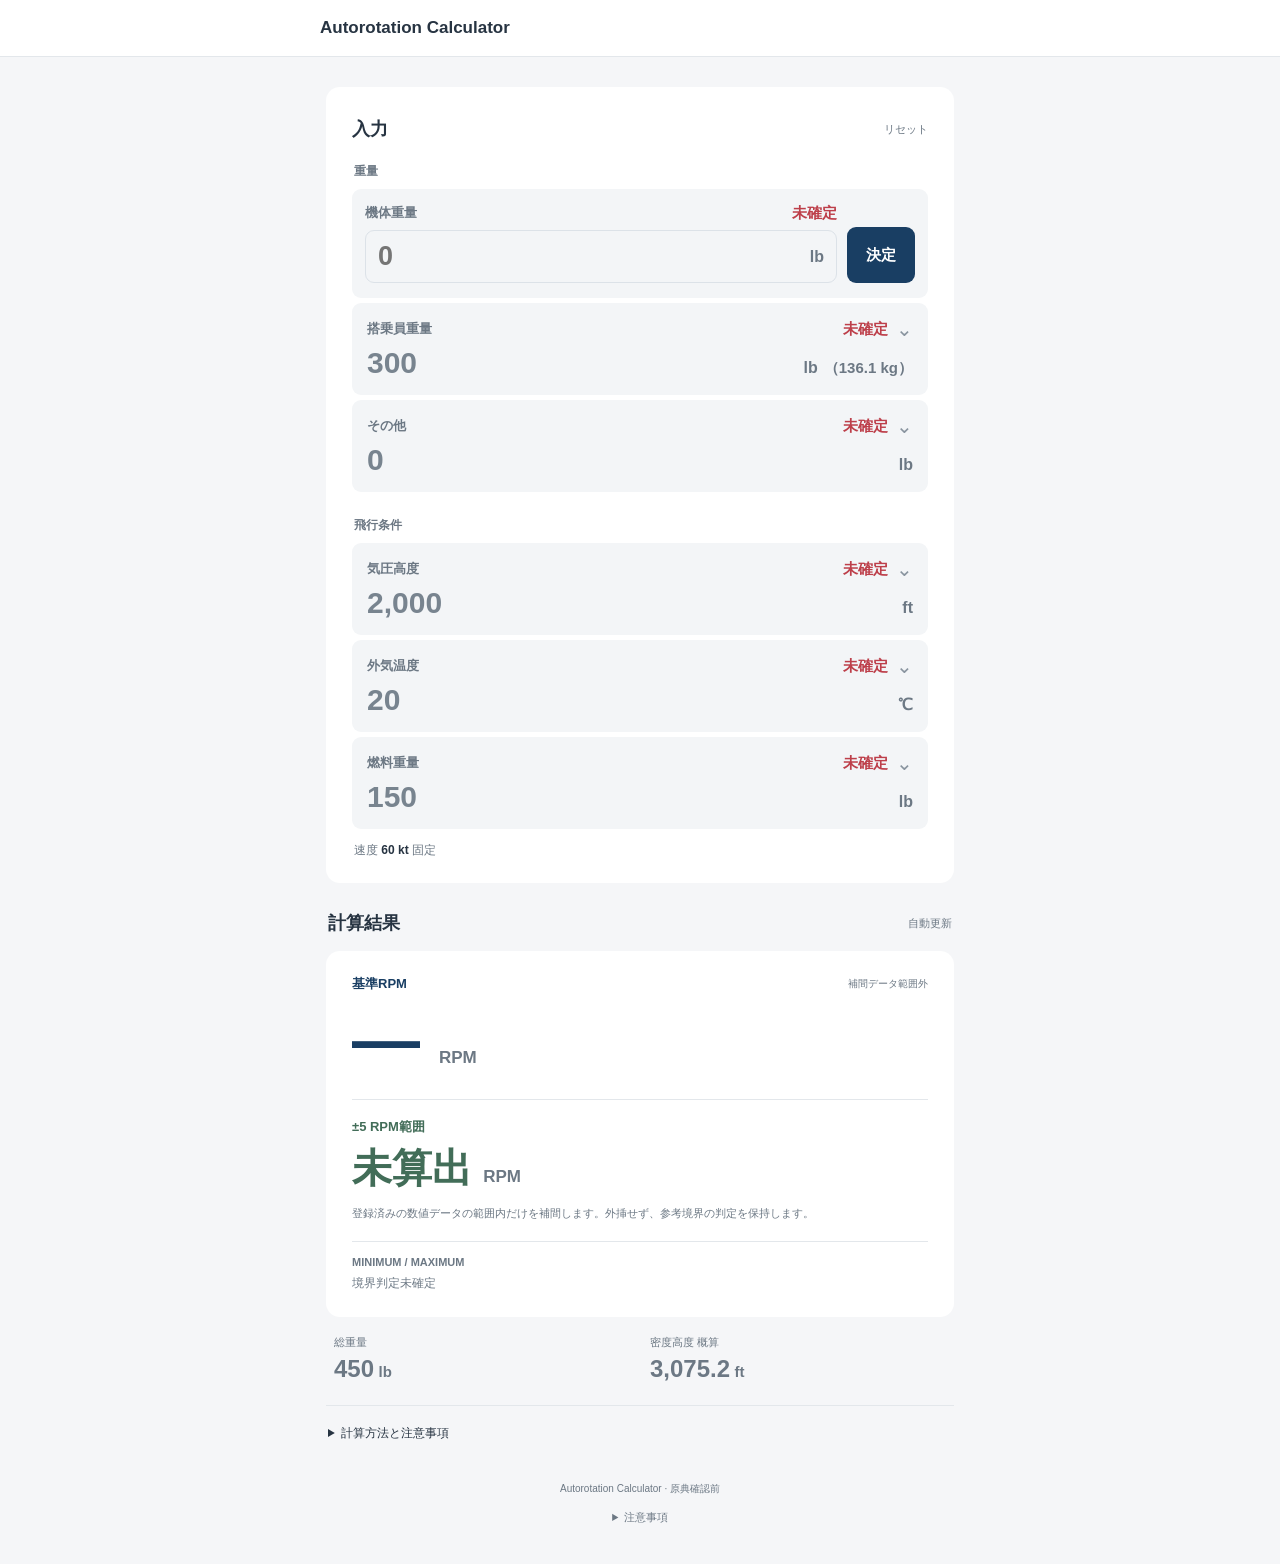
<file: index.html>
<!doctype html>
<html lang="ja">
<head>
  <meta charset="UTF-8">
  <meta name="robots" content="noindex, nofollow">
  <meta name="viewport" content="width=device-width, initial-scale=1">
  <meta name="theme-color" content="#f5f6f8">
  <title>Autorotation Calculator</title>
  <link rel="stylesheet" href="./style.css?v=footer-notice-1">
  <script src="./calculator.js" defer></script>
  <script src="./rpm-calibration.js" defer></script>
  <script src="./rpm-image-data.js" defer></script>
  <script src="./chart-data.js" defer></script>
  <script src="./input-model.js" defer></script>
  <script src="./app.js?v=numeric-only-1" defer></script>
</head>
<body>
  <header class="topbar"><h1>Autorotation Calculator</h1></header>
  <main>
    <form id="conditions" novalidate>
      <section class="panel preset" aria-labelledby="preset-heading">
        <div class="section-heading"><h2 id="preset-heading">入力</h2><button id="reset-inputs" type="button" class="reset-button">リセット</button></div>
        <p class="input-group-label">重量</p>
        <div id="aircraftWeight-row" class="base-row">
          <div class="base-control"><label for="aircraftWeight">機体重量 <span id="aircraftWeight-state" class="state-label">未確定</span></label><div class="number-wrap"><input id="aircraftWeight" name="aircraftWeight" type="number" inputmode="decimal" min="0" step="any" placeholder="0" aria-describedby="aircraftWeight-error"><span>lb</span></div></div>
          <button id="confirm-base" class="confirm-base" type="button">決定</button>
        </div>
        <p id="aircraftWeight-error" class="error" aria-live="polite"></p>
        <button id="crewWeight-trigger" class="picker-trigger" type="button" data-picker="crewWeight" aria-haspopup="dialog" aria-controls="wheel-dialog"><span class="field-name">搭乗員重量</span><span class="field-value"><output id="crewWeight-value">300</output> <small>lb</small><span id="crewKg" class="crew-kg">（136.1 kg）</span></span><span class="field-state"><span id="crewWeight-state" class="state-label">未確定</span><span aria-hidden="true">⌄</span></span></button>
        <button id="otherWeight-trigger" class="picker-trigger" type="button" data-picker="otherWeight" aria-haspopup="dialog" aria-controls="wheel-dialog"><span class="field-name">その他</span><span class="field-value"><output id="otherWeight-value">0</output> <small>lb</small></span><span class="field-state"><span id="otherWeight-state" class="state-label">未確定</span><span aria-hidden="true">⌄</span></span></button>
        <p class="input-group-label input-group-label-spaced">飛行条件</p>
        <button id="pressureAltitude-trigger" class="picker-trigger" type="button" data-picker="pressureAltitude" aria-haspopup="dialog" aria-controls="wheel-dialog"><span class="field-name">気圧高度</span><span class="field-value"><output id="pressureAltitude-value">2,000</output> <small>ft</small></span><span class="field-state"><span id="pressureAltitude-state" class="state-label">未確定</span><span aria-hidden="true">⌄</span></span></button>
        <button id="oat-trigger" class="picker-trigger" type="button" data-picker="oat" aria-haspopup="dialog" aria-controls="wheel-dialog"><span class="field-name">外気温度</span><span class="field-value"><output id="oat-value">20</output> <small>℃</small></span><span class="field-state"><span id="oat-state" class="state-label">未確定</span><span aria-hidden="true">⌄</span></span></button>
        <button id="fuelWeight-trigger" class="picker-trigger" type="button" data-picker="fuelWeight" aria-haspopup="dialog" aria-controls="wheel-dialog"><span class="field-name">燃料重量</span><span class="field-value"><output id="fuelWeight-value">150</output> <small>lb</small></span><span class="field-state"><span id="fuelWeight-state" class="state-label">未確定</span><span aria-hidden="true">⌄</span></span></button>
        <p class="fixed-speed">速度 <strong>60 kt</strong> <span>固定</span></p>
      </section>
      <output id="weight-preview" hidden>450</output>
    </form>
    <section class="results" aria-labelledby="result-heading">
      <div class="section-heading"><h2 id="result-heading">計算結果</h2><span class="section-note">自動更新</span></div>
      <div aria-live="polite" aria-atomic="true">
        <div class="rpm-card">
          <div class="rpm-top"><h3>基準RPM</h3><span id="chart-badge" class="badge">暫定算出</span></div>
          <p class="rpm-value"><output id="referenceRpm">—</output> <small>RPM</small></p>
          <div class="range"><h3>±5 RPM範囲</h3><p><output id="rpmRange">未算出</output> <small>RPM</small></p></div>
          <p id="chart-status" class="rpm-note"></p>
          <div class="boundary"><h3>MINIMUM / MAXIMUM</h3><p id="boundary-status" class="rpm-note">境界判定未確定</p></div>
        </div>
        <div class="metrics"><div><h3>総重量</h3><output id="totalWeight">450</output> <small>lb</small></div><div><h3>密度高度 <small>概算</small></h3><output id="densityAltitude">—</output> <small>ft</small></div></div>
      </div>
    </section>
    <details class="method"><summary>計算方法と注意事項</summary><p class="data-note"><strong>チャート画像からの暫定デジタイズ値・原典確認前</strong>境界警告は参考表示です。基準RPMと±5 RPMは境界で制限しません。</p><p>機体重量の空欄は0 lb。決定前も計算に反映します。</p><p>総重量 = 機体重量 + 搭乗員重量 + 燃料重量 + その他。機体重量には、ほかの3項目に入力する重量を重複して含めないでください。</p><p>ISA温度（℃）= 15 − 1.98 × 気圧高度（ft）÷ 1,000<br>密度高度（ft）≈ 気圧高度 + 120 ×（OAT − ISA温度）</p><p>密度高度は湿度を考慮しない近似値です。RPMは登録済みの数値データを補間します。確認できた線の外側へは外挿しません。原典確認前のため、飛行判断に使用できません。</p><a href="https://www.weather.gov/media/zhu/ZHU_Training_Page/winds/pressure_winds/Temp_Density_Pressure.pdf" target="_blank" rel="noopener noreferrer">密度高度の近似式：National Weather Service ↗</a></details>
    <footer>Autorotation Calculator · 原典確認前
      <details class="footer-notice"><summary>注意事項</summary><p>本ツールは参考用です。正式な整備判断には使用できません。運航・整備上の最終判断は、適用される正式な資料・手順に従ってください。</p></details>
    </footer>
  </main>
  <dialog id="wheel-dialog" aria-labelledby="wheel-title" aria-describedby="wheel-help">
    <div class="dialog-heading"><h2 id="wheel-title">値を選択</h2><p id="wheel-help">上下にスワイプして選択</p></div>
    <div class="wheel-window"><div class="wheel-selection" aria-hidden="true"></div><div id="value-wheel" class="value-wheel" role="listbox" tabindex="0" aria-labelledby="wheel-title"></div></div>
    <p id="wheel-selection-value" class="wheel-current" aria-live="polite"></p>
    <p class="wheel-total">総重量 <output id="wheel-total">450</output> lb <small>プレビュー</small></p>
    <div class="dialog-actions"><button id="cancel-wheel" type="button">キャンセル</button><button id="confirm-wheel" type="button">決定</button></div>
  </dialog>
</body>
</html>
</file>
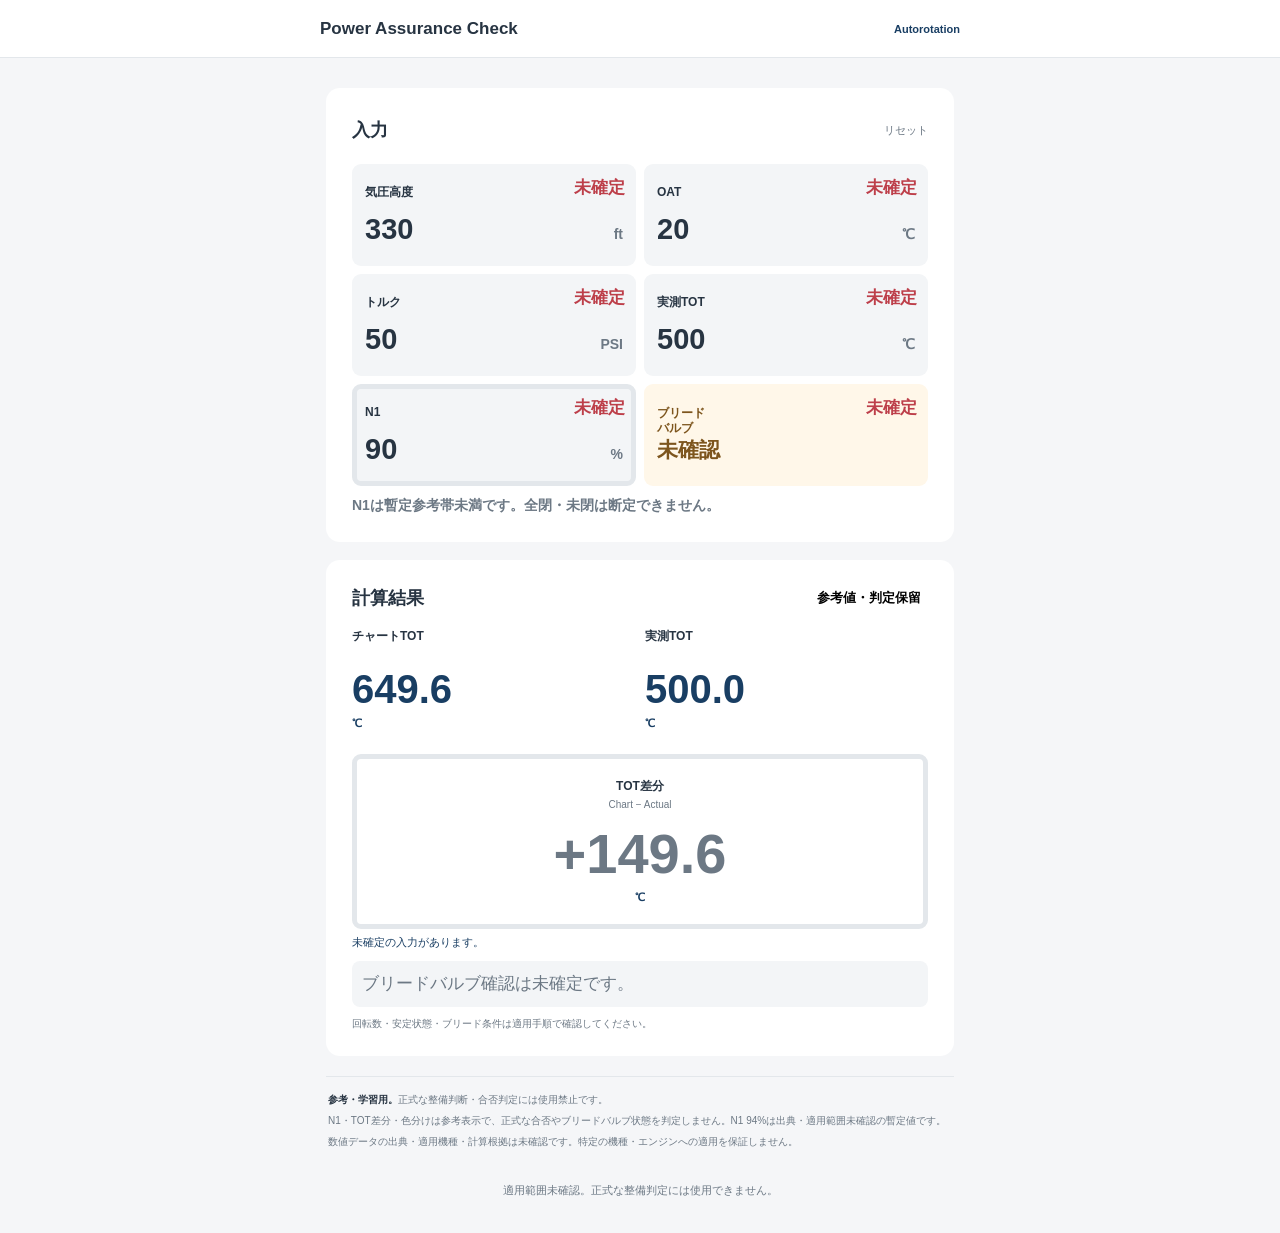
<file: power-assurance/index.html>
<!doctype html>
<html lang="ja">
<head>
  <meta charset="utf-8">
  <meta name="robots" content="noindex, nofollow">
  <meta name="viewport" content="width=device-width, initial-scale=1">
  <meta name="theme-color" content="#f5f6f8">
  <title>Power Assurance Check</title>
  <link rel="stylesheet" href="./style.css">
  <script src="./chart-data.js" defer></script>
  <script src="./calculator.js" defer></script>
  <script src="./app.js?v=tot-colors-2" defer></script>
  <script src="./picker.js" defer></script>
</head>
<body>
  <header class="topbar"><div><h1>Power Assurance Check</h1><a href="../">Autorotation</a></div></header>
  <main>
    <section class="panel" aria-labelledby="input-heading">
      <div class="section-heading"><h2 id="input-heading">入力</h2><button id="reset" type="button">リセット</button></div>
      <form id="conditions" class="measurement-grid" novalidate>
        <input id="pressureAltitude" type="hidden" value="330">
        <button id="pressureAltitude-trigger" class="field wheel-card" type="button" data-picker="pressureAltitude" aria-haspopup="dialog" aria-controls="wheel-dialog" aria-describedby="pressureAltitude-state"><span class="field-name">気圧高度</span><span id="pressureAltitude-state" class="state-label">未確定</span><span class="field-value"><output id="pressureAltitude-value">330</output><small>ft</small></span></button>
        <input id="oat" type="hidden" value="20">
        <button id="oat-trigger" class="field wheel-card" type="button" data-picker="oat" aria-haspopup="dialog" aria-controls="wheel-dialog" aria-describedby="oat-state"><span class="field-name">OAT</span><span id="oat-state" class="state-label">未確定</span><span class="field-value"><output id="oat-value">20</output><small>℃</small></span></button>
        <input id="torque" type="hidden" value="50">
        <button id="torque-trigger" class="field wheel-card" type="button" data-picker="torque" aria-haspopup="dialog" aria-controls="wheel-dialog" aria-describedby="torque-state"><span class="field-name">トルク</span><span id="torque-state" class="state-label">未確定</span><span class="field-value"><output id="torque-value">50</output><small>PSI</small></span></button>
        <input id="actualTot" type="hidden" value="500">
        <button id="actualTot-trigger" class="field wheel-card" type="button" data-picker="actualTot" aria-haspopup="dialog" aria-controls="wheel-dialog" aria-describedby="actualTot-state"><span class="field-name">実測TOT</span><span id="actualTot-state" class="state-label">未確定</span><span class="field-value"><output id="actualTot-value">500</output><small>℃</small></span></button>
        <input id="n1" type="hidden" value="90">
        <button id="n1-trigger" class="field wheel-card" type="button" data-picker="n1" aria-haspopup="dialog" aria-controls="wheel-dialog" aria-describedby="n1-state"><span class="field-name">N1</span><span id="n1-state" class="state-label">未確定</span><span class="field-value"><output id="n1-value">90</output><small>%</small></span></button>
        <input id="bleedValve" type="hidden" value="unconfirmed">
        <button id="bleedValve-trigger" class="field wheel-card" type="button" data-picker="bleedValve" aria-haspopup="dialog" aria-controls="wheel-dialog" aria-describedby="bleedValve-state"><span class="field-name">ブリード<br>バルブ</span><span id="bleedValve-state" class="state-label">未確定</span><span class="field-value"><output id="bleedValve-value">未確認</output><small></small></span></button>
      </form>
      <p id="n1-note" class="field-note" role="status"></p>
    </section>
    <section id="results" class="panel results" aria-labelledby="result-heading" data-inputs-confirmed="false">
      <div class="section-heading"><h2 id="result-heading">計算結果</h2><span id="assessment-label" class="badge" data-tone="neutral">参考値・判定保留</span></div>
      <div aria-live="polite" aria-atomic="true">
        <div class="result-grid"><div><h3>チャートTOT</h3><p class="chart-value"><output id="chart-tot">—</output> <small>℃</small></p></div><div><h3>実測TOT</h3><p class="actual-value"><output id="actual-tot">—</output> <small>℃</small></p></div><div><h3>TOT差分 <small>Chart − Actual</small></h3><p class="margin-value"><output id="margin" data-tone="neutral">—</output> <small>℃</small></p></div></div>
        <p id="calculation-status" class="status"></p>
        <p id="condition-status" class="condition-status neutral"></p>
      </div>
      <p class="field-note">回転数・安定状態・ブリード条件は適用手順で確認してください。</p>
    </section>
    <aside class="reference-note" role="note" aria-label="参考表示について">
      <p><strong>参考・学習用。</strong>正式な整備判断・合否判定には使用禁止です。</p>
      <p>N1・TOT差分・色分けは参考表示で、正式な合否やブリードバルブ状態を判定しません。N1 94%は出典・適用範囲未確認の暫定値です。</p>
      <p>数値データの出典・適用機種・計算根拠は未確認です。特定の機種・エンジンへの適用を保証しません。</p>
    </aside>
    <footer>適用範囲未確認。正式な整備判定には使用できません。</footer>
    <noscript><p class="field-note">計算にはJavaScriptが必要です。</p></noscript>
  </main>
  <dialog id="wheel-dialog" aria-labelledby="wheel-title" aria-describedby="wheel-help">
    <div class="dialog-heading"><h2 id="wheel-title">値を選択</h2><p id="wheel-help">上下にスワイプして選択</p></div>
    <div class="wheel-window"><div class="wheel-selection" aria-hidden="true"></div><div id="value-wheel" class="value-wheel" role="listbox" tabindex="0" aria-labelledby="wheel-title"></div></div>
    <p id="wheel-selection-value" class="wheel-current" aria-live="polite"></p>
    <div class="dialog-actions"><button id="cancel-wheel" type="button">キャンセル</button><button id="confirm-wheel" type="button">決定</button></div>
  </dialog>
</body>
</html>
</file>
<file: style.css>
:root{color-scheme:light;--ink:#273442;--muted:#6c7884;--line:#e3e7eb;--blue:#193e63;--green:#426d58;--paper:#f5f6f8}*{box-sizing:border-box}body{margin:0;background:var(--paper);color:var(--ink);font-family:"Segoe UI","Noto Sans JP",sans-serif;-webkit-font-smoothing:antialiased}button,input{font:inherit}button{cursor:pointer;touch-action:manipulation}button:focus-visible,input:focus-visible,summary:focus-visible{outline:2px solid var(--blue);outline-offset:3px}[hidden]{display:none!important}
.topbar{padding:18px 20px;background:#fff;border-bottom:1px solid var(--line)}.topbar h1{max-width:640px;margin:auto;font-size:17px;font-weight:650}main{max-width:660px;margin:auto;padding:22px 16px 32px}.panel,.rpm-card{background:#fff;border-radius:14px;padding:20px}.section-heading{display:flex;align-items:center;justify-content:space-between;gap:10px;margin-bottom:16px}h2{font-size:18px;margin:0}.section-note,.reset-button{font-size:11px;color:var(--muted)}.reset-button{border:0;background:transparent;min-height:36px;padding:4px 0 4px 12px}
.picker-trigger{width:100%;display:grid;grid-template-columns:minmax(0,1fr) auto;align-items:center;gap:4px 10px;border:0;border-bottom:1px solid var(--line);background:transparent;color:var(--ink);text-align:left;padding:15px 2px;min-height:76px}.field-name{grid-column:1;grid-row:1;font-size:14px;font-weight:600}.field-value{grid-column:1;grid-row:2;font-size:28px;line-height:1.2;font-weight:650;font-variant-numeric:tabular-nums;white-space:nowrap}.field-value small{font-size:14px;font-weight:500;color:var(--muted)}.field-state{grid-column:2;grid-row:1 / 3;display:flex;align-items:center;gap:8px}.field-state>span:last-child{font-size:20px;color:#89949f}.state-label{font-size:11px;color:var(--muted);white-space:nowrap}.confirmed .state-label{color:var(--green)}.crew-kg{font-size:14px;color:var(--muted);font-weight:400;margin-left:4px}
.base-row{display:flex;align-items:end;gap:10px;padding:15px 2px;border-bottom:1px solid var(--line)}.base-control{flex:1;min-width:0}.base-control label{display:flex;justify-content:space-between;font-size:14px;font-weight:600;margin-bottom:8px}.number-wrap{display:flex;align-items:center;border:1px solid #cbd3dc;border-radius:9px}.number-wrap input{border:0;background:transparent;min-width:0;width:100%;padding:10px 12px;font-size:27px;color:var(--ink);font-variant-numeric:tabular-nums;outline:none}.number-wrap span{padding-right:12px;font-size:14px;color:var(--muted)}.number-wrap:focus-within{outline:2px solid var(--blue)}.confirm-base{height:56px;min-width:68px;border:0;border-radius:9px;background:var(--blue);color:#fff;font-size:15px;font-weight:650}.error{font-size:12px;color:#995055;margin:6px 2px}.error:empty{display:none}.extra-input{font-size:13px;color:var(--muted)}.extra-input summary{padding:15px 2px}.fixed-speed{font-size:12px;margin:13px 2px 0;color:var(--muted)}.fixed-speed strong{color:var(--ink)}
.results{margin-top:28px}.results>.section-heading{padding:0 2px}.rpm-top{display:flex;align-items:center;justify-content:space-between;gap:8px}.rpm-card h3{font-size:13px;margin:0}.rpm-top h3,.rpm-value{color:var(--blue)}.badge{font-size:10px;color:var(--muted)}.rpm-value{margin:7px 0 21px;font-size:clamp(50px,13vw,68px);line-height:1.15;font-weight:700;font-variant-numeric:tabular-nums}.rpm-card small{font-size:13px;color:var(--muted);font-weight:400}.range{border-top:1px solid var(--line);padding-top:18px}.range h3,.range p{color:var(--green)}.range p{font-size:clamp(28px,7.5vw,40px);line-height:1.2;font-weight:650;margin:8px 0 0;font-variant-numeric:tabular-nums}.rpm-note{font-size:11px;line-height:1.7;color:var(--muted);margin:12px 0 0}.boundary{border-top:1px solid var(--line);margin-top:18px;padding-top:14px}.boundary h3{font-size:11px;color:var(--muted)}.boundary .rpm-note{font-size:12px;margin-top:5px}.metrics{display:grid;grid-template-columns:1fr 1fr;gap:20px;padding:18px 8px 0;color:var(--muted)}.metrics h3{font-size:11px;font-weight:500;margin:0 0 5px}.metrics small{font-size:11px}.metrics output{font-size:24px;font-weight:600;font-variant-numeric:tabular-nums;overflow-wrap:anywhere}
.method{margin-top:22px;border-top:1px solid var(--line);font-size:12px;color:var(--muted);line-height:1.8}.method summary{padding:17px 2px;cursor:pointer;color:var(--ink)}.data-note{font-size:11px}.data-note strong{display:block;color:var(--ink)}.method a{color:var(--blue)}footer{text-align:center;font-size:10px;color:var(--muted);padding-top:20px}
dialog{position:fixed;inset:auto 0 0;width:min(100%,480px);max-height:95dvh;margin:0 auto;border:0;border-radius:20px 20px 0 0;padding:22px 20px calc(20px + env(safe-area-inset-bottom));background:#fff;color:var(--ink);box-shadow:0 -10px 35px #27344224;overflow:auto}dialog::backdrop{background:#27344280}body:has(dialog[open]){overflow:hidden}.dialog-heading{text-align:center}.dialog-heading h2{font-size:20px}.dialog-heading p{font-size:12px;color:var(--muted);margin:8px 0 14px}.wheel-window{position:relative;margin:auto;max-width:310px}.value-wheel{height:260px;overflow-y:auto;overscroll-behavior:contain;scroll-snap-type:y mandatory;scrollbar-width:none;padding:104px 0;outline:none;touch-action:pan-y}.value-wheel::-webkit-scrollbar{display:none}.value-wheel:focus-visible{outline:2px solid var(--blue)}.wheel-option{height:52px;display:flex;align-items:center;justify-content:center;scroll-snap-align:center;font-size:27px;color:#9aa4ae;user-select:none;cursor:pointer;font-variant-numeric:tabular-nums}.wheel-option[aria-selected=true]{color:var(--ink);font-size:34px;font-weight:700}.wheel-selection{position:absolute;top:104px;left:0;right:0;height:52px;border-top:1px solid #bbc8d5;border-bottom:1px solid #bbc8d5;background:#eaf0f6aa;pointer-events:none}.wheel-current{text-align:center;font-size:18px;font-weight:650;margin:10px 0;color:var(--blue);font-variant-numeric:tabular-nums}.wheel-total{text-align:center;font-size:13px;margin:12px 0 18px}.wheel-total output{font-size:21px;font-weight:700}.wheel-total small{color:var(--muted);font-size:10px;margin-left:6px}.dialog-actions{display:grid;grid-template-columns:1fr 1.5fr;gap:12px}.dialog-actions button{min-height:56px;border:1px solid var(--line);border-radius:10px;background:#f2f4f6;font-size:16px;color:var(--ink)}#confirm-wheel{background:var(--blue);color:#fff;border-color:var(--blue);font-size:19px;font-weight:700}@media(min-width:720px){main{padding-top:30px}.panel,.rpm-card{padding:24px 26px}dialog{bottom:24px;border-radius:20px}}@media(max-width:360px){main{padding:14px 10px 26px}.panel,.rpm-card{padding:16px}.field-value{font-size:25px}.field-state{gap:4px}.crew-kg{font-size:12px}}

/* The existing confirmed class is driven by the input model. */
.preset .picker-trigger{padding:13px 12px;margin:0 0 5px;border:1px solid transparent;border-bottom-color:var(--line);border-radius:9px;background:#f7f8fa}
.preset .picker-trigger .field-name,.preset .picker-trigger .field-value{color:var(--muted)}
.preset .picker-trigger.confirmed{background:#f0f4f7;border-color:#d4dfe7}
.preset .picker-trigger.confirmed .field-name{color:var(--ink)}
.preset .picker-trigger.confirmed .field-value{color:var(--blue);font-weight:700}
.preset .base-row{padding:14px 12px;margin-bottom:5px;border:1px solid transparent;border-bottom-color:var(--line);border-radius:9px;background:#f7f8fa}
.preset .base-row label,.preset .base-row input{color:var(--muted)}
.preset .base-row .number-wrap{background:#fff;border-color:var(--line)}
.preset .base-row.confirmed{background:#f0f4f7;border-color:#d4dfe7}
.preset .base-row.confirmed label{color:var(--ink)}
.preset .base-row.confirmed input{color:var(--blue);font-weight:700}

.preset .input-group-label{margin:3px 2px 9px;font-size:12px;font-weight:600;color:var(--muted)}
.preset .input-group-label-spaced{margin-top:25px}
.preset .picker-trigger{min-height:86px;padding:13px 14px;background:#f3f5f7;border-color:transparent}
.preset .picker-trigger .field-name{font-size:13px}
.preset .picker-trigger .field-state{grid-row:1}
.preset .picker-trigger .field-value{grid-column:1 / -1;display:flex;align-items:baseline;gap:4px;min-width:0;font-size:30px;font-weight:700;color:#78848f}
.preset .picker-trigger .field-value small{margin-left:auto;flex:none}
.preset .picker-trigger .crew-kg{margin-left:2px;flex:none}
.preset .picker-trigger.confirmed{background:#fff;border-color:#cbd5df}
.preset .picker-trigger.confirmed .field-value{color:var(--ink)}
.preset .picker-trigger:focus-visible{outline:none;border-color:var(--blue)}
.preset .base-row{min-height:108px;background:#f3f5f7;border-color:transparent}
.preset .base-row .base-control label{font-size:13px}
.preset .base-row .number-wrap{background:transparent;border-color:#dce2e8}
.preset .base-row input{font-weight:700}
.preset .base-row.confirmed{background:#fff;border-color:#cbd5df}
.preset .base-row.confirmed input{color:var(--ink)}
.preset .base-row:focus-within{border-color:var(--blue)}
.preset .base-row .number-wrap:focus-within{outline:none;border-color:var(--blue)}
.preset .error{color:var(--muted)}
@media(max-width:360px){.preset .picker-trigger .field-value{font-size:27px}.preset .picker-trigger .crew-kg{font-size:11px}}

.preset .state-label{font-size:15px;font-weight:700;line-height:1.2;color:#bd3f4a}
.preset .confirmed .state-label{color:#25774c}

.preset .number-wrap span,.preset .picker-trigger .field-value small{font-size:16px;font-weight:650}
.preset .picker-trigger .crew-kg{font-size:15px;font-weight:600}
@media(max-width:360px){.preset .picker-trigger .crew-kg{font-size:13px}}

.footer-notice{margin-top:8px;font-size:11px;line-height:1.8}.footer-notice summary{width:fit-content;margin:auto;padding:4px 8px;cursor:pointer}.footer-notice p{margin:8px 0 0}

.rpm-value small,.range p small{font-size:17px;font-weight:650}
.metrics>div>small{font-size:15px;font-weight:650}
</file>
<file: power-assurance/style.css>
:root{color-scheme:light;--ink:#273442;--muted:#6c7884;--line:#e3e7eb;--blue:#193e63;--green:#426d58;--paper:#f5f6f8}
*{box-sizing:border-box}body{margin:0;background:var(--paper);color:var(--ink);font-family:"Segoe UI","Noto Sans JP",sans-serif;-webkit-font-smoothing:antialiased}button,input{font:inherit}button{cursor:pointer;touch-action:manipulation}a{color:var(--blue);text-underline-offset:3px}button:focus-visible,input:focus-visible,summary:focus-visible{outline:2px solid var(--blue);outline-offset:3px}
.topbar{background:#fff;border-bottom:1px solid var(--line);padding:18px 20px}.topbar>div{max-width:1080px;margin:auto;display:flex;justify-content:space-between;align-items:center;gap:16px}.topbar a{font-size:14px;font-weight:650;text-decoration:none}.topbar span,.eyebrow{font-size:10px;font-weight:650;letter-spacing:.13em;color:var(--muted)}main{max-width:1120px;margin:auto;padding:30px 20px 36px}.page-heading{margin-bottom:24px}.eyebrow{margin:0 0 8px}h1{font-size:clamp(24px,5vw,32px);line-height:1.25;margin:8px 0 12px}.page-heading>p:last-child{font-size:13px;line-height:1.8;color:var(--muted);margin:0}
.notice{padding:16px 20px;background:#fff7e9;border:1px solid #e5d3ac;border-radius:12px;margin:0 0 22px;font-size:12px;line-height:1.8}.notice strong{display:block;font-size:15px;color:#7d551d}.notice span{display:block;margin-top:3px}.workspace{display:grid;grid-template-columns:1fr 1fr;gap:20px}.panel{background:#fff;border:1px solid var(--line);border-radius:14px;padding:24px}.section-heading{display:flex;justify-content:space-between;align-items:center;gap:12px;margin-bottom:18px}h2{font-size:17px;margin:0}h3{font-size:13px;margin:0;font-weight:600}h3 small{font-size:10px;font-weight:400;color:var(--muted)}button{border:1px solid #d5dee6;border-radius:8px;background:#f3f6f9;color:var(--blue);padding:9px 12px;min-height:44px;font-size:12px}.section-heading>button{flex-shrink:0}.field{display:grid;grid-template-columns:minmax(0,1fr) 145px;align-items:center;gap:12px;padding:12px 0;border-bottom:1px solid var(--line);font-size:13px;font-weight:600}.field>span:first-child>small{display:block;font-size:10px;font-weight:400;color:var(--muted);margin-top:5px}.number-wrap{display:flex;align-items:center;border:1px solid #cbd3dc;border-radius:8px}.number-wrap input{font-size:23px;font-variant-numeric:tabular-nums;background:transparent;color:var(--ink);width:100%;min-width:0;border:0;padding:8px 6px 8px 10px;outline:none}.number-wrap input::placeholder{font-size:14px;color:#99a1a9}.number-wrap>span{padding-right:10px;white-space:nowrap;font-size:12px;color:var(--muted);font-weight:400}.number-wrap:focus-within{outline:2px solid var(--blue)}.number-wrap input[aria-invalid=true]{background:#fff0eb}.example-button{margin-top:8px;width:100%}.field-note{font-size:11px;color:var(--muted);line-height:1.8;margin:12px 0 0}.field-note:empty{display:none}.badge{background:#fff7e9;color:#7d551d;border-radius:5px;padding:5px 7px;font-size:10px;white-space:nowrap}.chart-value{font-size:clamp(50px,8vw,72px);font-weight:700;color:var(--blue);line-height:1.2;margin:10px 0 28px;font-variant-numeric:tabular-nums}.chart-value small{font-size:16px;font-weight:400}.metrics{display:grid;grid-template-columns:1fr 1fr;gap:20px;border-top:1px solid var(--line);padding-top:20px}.metrics h3 small{display:block;margin-top:4px}.metrics p{font-size:29px;font-weight:650;margin:10px 0;font-variant-numeric:tabular-nums;overflow-wrap:anywhere}.metrics p small{font-size:12px;font-weight:400;color:var(--muted)}.status{font-size:12px;color:var(--blue);line-height:1.8;min-height:44px}.conditions{margin-top:22px;padding-top:18px;border-top:1px solid var(--line)}.conditions p{font-size:11px;line-height:1.8;color:var(--muted);margin:8px 0}
.method{margin-top:24px;border-top:1px solid var(--line);font-size:12px;line-height:1.9;color:var(--muted)}.method summary{padding:18px 2px;cursor:pointer;color:var(--ink)}.method p{margin:0 0 12px}footer{padding-top:24px;font-size:11px;line-height:1.9;text-align:center;color:var(--muted)}footer strong{font-weight:600;color:var(--ink)}footer p{margin:6px 0 0}
@media(max-width:700px){main{padding:22px 14px 28px}.workspace{grid-template-columns:1fr;gap:16px}.panel{padding:19px}.page-heading{margin-bottom:18px}.notice{padding:14px 16px}.chart-value{font-size:64px;margin-bottom:24px}.topbar{padding:16px 14px}.topbar span{font-size:9px}.field{grid-template-columns:minmax(0,1fr) 138px}.conditions{margin-top:16px}.metrics p{font-size:28px}}
@media(max-width:360px){.topbar a{font-size:12px}.topbar span{font-size:8px}.panel{padding:16px}.field{grid-template-columns:minmax(0,1fr) 123px;gap:8px}.field>span:first-child>small{font-size:9px}.section-heading{gap:7px}.badge{font-size:9px}}
.valve-field{display:block;font-size:13px;font-weight:600;border-bottom:1px solid var(--line);padding:16px 0}.valve-field small{display:block;color:var(--muted);font-size:11px;font-weight:400;margin:6px 0 10px}.valve-field select{font:inherit;font-size:16px;color:var(--ink);background:#fff;border:1px solid #cbd3dc;border-radius:8px;padding:10px 12px;width:100%;min-height:46px}.valve-field select:focus-visible{outline:2px solid var(--blue);outline-offset:3px}.caution,.condition-status{font-size:12px;line-height:1.8;background:#fff7e9;color:#7d551d;border-radius:8px;padding:11px 13px}.condition-status{margin:12px 0}
/* Only the Autorotation styles needed by this page are copied here. */
.topbar>div{max-width:640px}.topbar h1{margin:0;font-size:17px;font-weight:650}.topbar a{font-size:11px}main{max-width:660px;padding:22px 16px 32px}.page-heading{margin-bottom:18px}.workspace{grid-template-columns:1fr;gap:28px}.panel{border:0;padding:20px}.section-heading{gap:10px;margin-bottom:16px}h2{font-size:18px}#reset{border:0;background:transparent;min-height:36px;padding:4px 0 4px 12px;font-size:11px;color:var(--muted)}
.field{position:relative;display:block;min-height:86px;padding:13px 14px;margin-bottom:5px;border:1px solid transparent;border-radius:9px;background:#f3f5f7}.field>span:first-child,.field>label{display:block;font-size:13px;font-weight:600}.field>span:first-child>small,.field>label>small{font-size:11px;font-weight:400;color:var(--muted);margin-left:5px;display:inline}.field:focus-within{border-color:var(--blue)}.field .number-wrap{border:0;margin-top:6px}.field .number-wrap:focus-within{outline:0}.field .number-wrap input{font-size:30px;font-weight:700;padding:2px 0;color:var(--ink)}.field .number-wrap>span{font-size:16px;font-weight:650;padding-right:0}.field .number-wrap input::placeholder{font-size:22px;font-weight:400}.picker-field>label{padding-right:64px}.picker-open{position:absolute;right:8px;top:2px;min-width:58px;min-height:44px;border:0;background:transparent;padding:6px;font-size:12px}.field-note{margin-top:10px}.example-button{min-height:44px;border-radius:9px}.valve-field select{background:#f3f5f7;border-color:transparent;border-radius:9px}
.chart-value{font-size:clamp(50px,13vw,68px);margin:7px 0 21px;line-height:1.15}.chart-value small{font-size:17px;font-weight:650}.metrics{gap:20px;padding:18px 8px 0}.metrics h3{font-size:11px;font-weight:500;color:var(--muted)}.metrics p{font-size:28px;font-weight:650}.metrics p small{font-size:15px;font-weight:650}.status{font-size:11px;line-height:1.7}.method{margin-top:22px;line-height:1.8}footer{font-size:10px;padding-top:20px}
dialog{position:fixed;inset:auto 0 0;width:min(100%,480px);max-height:95dvh;margin:0 auto;border:0;border-radius:20px 20px 0 0;padding:22px 20px calc(20px + env(safe-area-inset-bottom));background:#fff;color:var(--ink);box-shadow:0 -10px 35px #27344224;overflow:auto}dialog::backdrop{background:#27344280}body:has(dialog[open]){overflow:hidden}.dialog-heading{text-align:center}.dialog-heading h2{font-size:20px}.dialog-heading p{font-size:12px;color:var(--muted);margin:8px 0 14px}.wheel-window{position:relative;margin:auto;max-width:310px}.value-wheel{height:260px;overflow-y:auto;overscroll-behavior:contain;scroll-snap-type:y mandatory;scrollbar-width:none;padding:104px 0;outline:none;touch-action:pan-y}.value-wheel::-webkit-scrollbar{display:none}.value-wheel:focus-visible{outline:2px solid var(--blue)}.wheel-option{height:52px;display:flex;align-items:center;justify-content:center;scroll-snap-align:center;font-size:27px;color:#9aa4ae;user-select:none;cursor:pointer;font-variant-numeric:tabular-nums}.wheel-option[aria-selected=true]{color:var(--ink);font-size:34px;font-weight:700}.wheel-selection{position:absolute;top:104px;left:0;right:0;height:52px;border-top:1px solid #bbc8d5;border-bottom:1px solid #bbc8d5;background:#eaf0f6aa;pointer-events:none}.wheel-current{text-align:center;font-size:18px;font-weight:650;margin:10px 0;color:var(--blue);font-variant-numeric:tabular-nums}.dialog-actions{display:grid;grid-template-columns:1fr 1.5fr;gap:12px}.dialog-actions button{min-height:56px;border:1px solid var(--line);border-radius:10px;background:#f2f4f6;font-size:16px;color:var(--ink)}#confirm-wheel{background:var(--blue);color:#fff;border-color:var(--blue);font-size:19px;font-weight:700}
@media(min-width:720px){main{padding-top:30px}.panel{padding:24px 26px}dialog{bottom:24px;border-radius:20px}}@media(max-width:360px){main{padding:14px 10px 26px}.panel{padding:16px}.field .number-wrap input{font-size:27px}.picker-field>label>small{display:block;margin-left:0;margin-top:4px}}

/* Compact numeric input and results, using the existing card palette. */
.measurement-grid{display:grid;grid-template-columns:repeat(2,minmax(0,1fr));gap:8px}.measurement-grid .field{margin:0;padding:11px 12px;min-height:98px}.measurement-grid .field>span:first-child,.measurement-grid .field>label{min-height:28px;font-size:12px;line-height:1.25}.measurement-grid .picker-field>label{padding-right:23px}.measurement-grid .number-wrap{margin-top:4px}.measurement-grid .number-wrap input{font-size:28px}.measurement-grid .number-wrap>span{font-size:14px}.measurement-grid .picker-open{right:0;top:0;min-width:36px;min-height:44px;font-size:18px;padding:4px}.measurement-grid .valve-field{margin:0;padding:11px 12px;border:0;border-radius:9px;background:#f3f5f7;min-width:0;font-size:12px}.measurement-grid .valve-field small{display:inline;font-size:10px;margin:0 0 0 4px}.measurement-grid .valve-field select{padding:6px 0;font-size:14px;min-height:44px;margin-top:5px}.measurement-grid .valve-field>span{display:block;min-height:28px}.input-actions{display:flex;gap:12px}.input-actions button{border:0;background:transparent;font-size:11px;color:var(--muted);min-height:36px;padding:4px 0}.results{margin-top:18px}.result-grid{display:grid;grid-template-columns:repeat(2,minmax(0,1fr));gap:16px;align-items:end}.result-grid h3{font-size:12px}.result-grid h3 small{display:block;margin-top:4px;font-size:10px}.result-grid .chart-value,.margin-value{font-size:clamp(35px,10vw,56px);line-height:1.15;margin:8px 0 14px;color:var(--blue);font-weight:700;font-variant-numeric:tabular-nums;overflow-wrap:anywhere}.result-grid p small{font-size:15px;font-weight:650}.status{min-height:0;margin:0}.status:empty{display:none}.condition-status{margin:10px 0 0;padding:8px 10px;font-size:11px}.caution{padding:8px 10px;font-size:11px}.field-note{font-size:10px;line-height:1.7;margin-top:8px}footer{padding-top:16px;font-size:11px}@media(max-width:360px){.measurement-grid .field>span:first-child,.measurement-grid .field>label{font-size:11px}.measurement-grid .number-wrap input{font-size:25px}.measurement-grid .field,.measurement-grid .valve-field{padding:10px}.measurement-grid .valve-field small{display:block;margin-left:0}}

/* Independent confirmation states for wheel cards. */
.measurement-grid .wheel-card{position:relative;width:100%;min-width:0;min-height:102px;text-align:left;color:var(--ink);padding:12px;border:1px solid transparent;background:#f3f5f7;cursor:pointer}.measurement-grid .wheel-card:focus-visible{outline:2px solid var(--blue);outline-offset:2px}.measurement-grid .wheel-card .field-name{display:block;min-height:32px;padding-right:62px;font-size:12px;line-height:1.3;overflow-wrap:anywhere}.wheel-card .state-label{position:absolute;top:12px;right:10px;font-size:16.5px;font-weight:800;color:#bd3f4a;white-space:nowrap}.wheel-card.confirmed .state-label{color:#25774c}.measurement-grid .wheel-card.confirmed{background:#fff;border-color:#cbd5df}.wheel-card .field-value{display:flex;align-items:baseline;justify-content:space-between;gap:4px;font-size:29px;font-weight:700;font-variant-numeric:tabular-nums;min-width:0}.wheel-card .field-value small{font-size:14px;font-weight:650;color:var(--muted)}#bleedValve-trigger .field-value{font-size:21px}.measurement-grid .valve-caution{background:#fff7e9!important;border-color:#e5d3ac!important}.measurement-grid .valve-success{background:#edf6ef!important;border-color:#c9dfd0!important}.condition-status.neutral{background:#f3f5f7;color:var(--muted)}.success{background:#edf6ef;color:#25774c;border-radius:8px;padding:8px 10px;font-size:11px}.result-grid{grid-template-columns:repeat(3,minmax(0,1fr));gap:10px}.result-grid .chart-value,.result-grid .margin-value,.actual-value{font-size:clamp(25px,7vw,40px);line-height:1.2;color:var(--blue);font-weight:700;margin:8px 0 14px;font-variant-numeric:tabular-nums;overflow-wrap:anywhere}.result-grid h3{min-height:29px}.result-grid p small{font-size:12px}.status{font-size:11px;line-height:1.7;margin-top:4px}@media(max-width:360px){.measurement-grid .wheel-card{padding:10px;min-height:106px}.measurement-grid .wheel-card .field-name{font-size:11px;padding-right:56px}.wheel-card .state-label{font-size:15px;right:8px;top:10px}.wheel-card .field-value{font-size:27px}#bleedValve-trigger .field-value{font-size:19px}.result-grid{gap:8px}.result-grid h3{font-size:11px}}

/* Pair the TOT readings above a prominent, centered difference. */
.result-grid{grid-template-columns:repeat(2,minmax(0,1fr));align-items:start}.result-grid .chart-value,.result-grid .actual-value{font-size:clamp(28px,8vw,40px)}.result-grid p small{display:block;margin-top:4px;font-size:11px}
.result-grid>div:last-child{grid-column:1/-1;min-width:0;border:5px solid var(--line);border-radius:9px;padding:19px 15px;text-align:center}.result-grid>div:last-child h3{min-height:0}.result-grid .margin-value{font-size:clamp(40px,12vw,56px);margin:10px 0 0}
.result-grid>div:has(#margin[data-tone="nonnegative"]){border-color:#25774c}.result-grid>div:has(#margin[data-tone="negative"]){border-color:#bd3f4a}

/* Result text colors reflect TOT only; the assessment remains provisional. */
#assessment-label[data-tone="neutral"],#margin[data-tone="neutral"]{color:var(--muted)}#assessment-label[data-tone="negative"],#margin[data-tone="negative"]{color:#bd3f4a}#assessment-label[data-tone="nonnegative"],#margin[data-tone="nonnegative"]{color:#25774c}

/* N1 uses the provisional reference only; keep the content clear of its border. */
#n1-trigger{border:5px solid var(--line);padding:8px}#n1-trigger[data-tone="success"]{border-color:#25774c}#n1-trigger[data-tone="caution"]{border-color:#d97706}#n1-trigger .state-label{top:8px;right:6px}
@media(max-width:360px){#n1-trigger{padding:6px}#n1-trigger .state-label{top:6px;right:4px}}

/* Fill the valve card according to its selected confirmation state. */
#bleedValve-trigger[data-valve-state="unconfirmed"]{background:#fff7e9!important;color:#7d551d}#bleedValve-trigger[data-valve-state="confirmed"]{background:#edf6ef!important;color:#25774c}#bleedValve-trigger[data-valve-state] .state-label{color:inherit}
#bleedValve-trigger:not(.confirmed) .state-label{color:#bd3f4a}
#bleedValve-trigger.confirmed .state-label{color:#25774c}

#n1-note,#n1-reference{font-size:14px;font-weight:700}#assessment-label[data-tone]{font-size:13px;font-weight:700;color:#000;background:transparent;border:0}
#condition-status{font-size:16.5px;overflow-wrap:anywhere}
main:has(#bleedValve-trigger.confirmed[data-valve-state="unconfirmed"]) #condition-status{background:#fff7e9;color:#7d551d}
.reference-note{margin-top:20px;padding:10px 2px;border-top:1px solid var(--line);color:var(--muted);font-size:10px;line-height:1.7}.reference-note p{margin:4px 0}.reference-note strong{color:var(--ink);font-weight:650}
</file>
